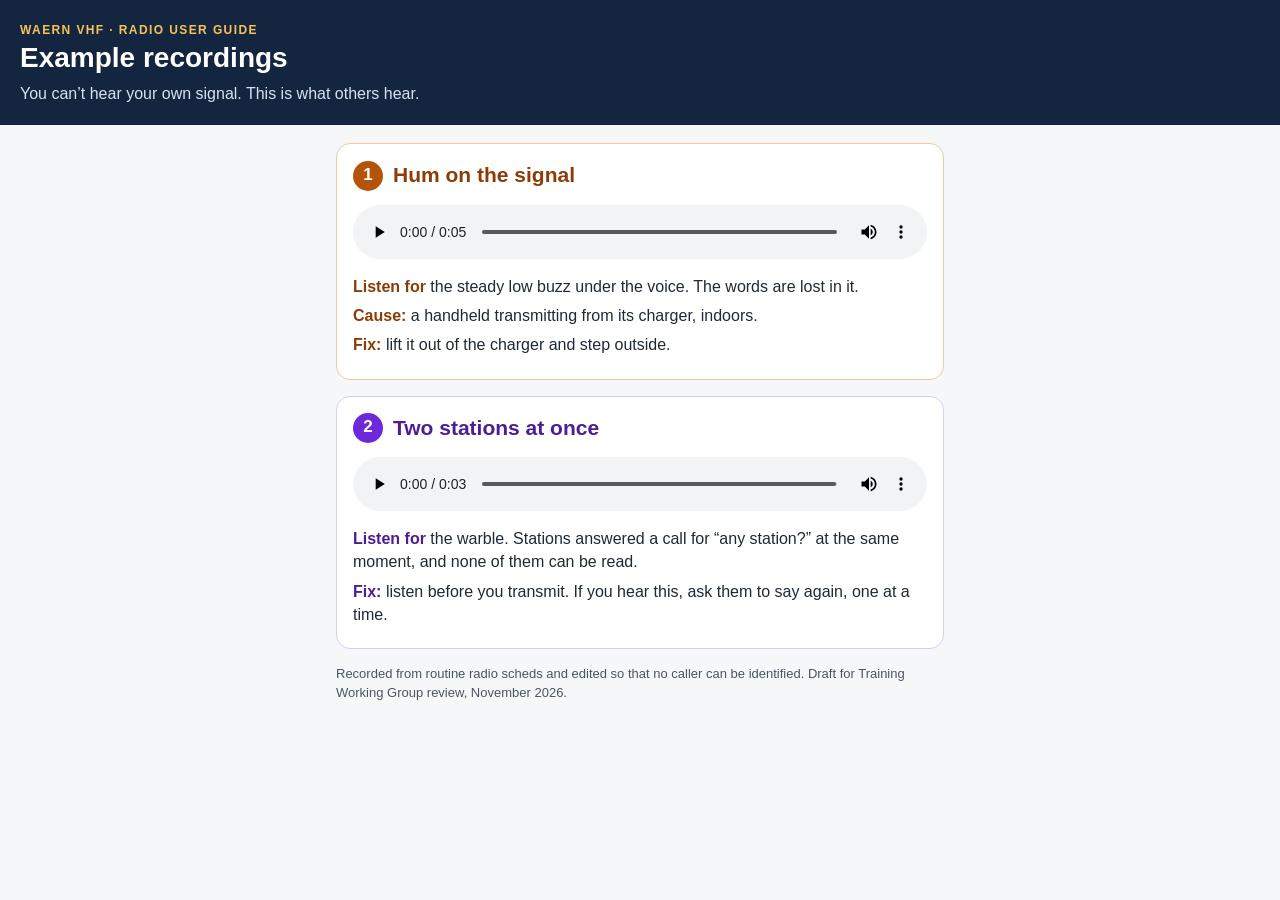
<file: index.html>
<!doctype html>
<html lang="en">
<head>
<meta charset="utf-8">
<meta name="viewport" content="width=device-width, initial-scale=1">
<meta name="robots" content="noindex">
<title>Radio User Guide · Example recordings</title>
<style>
  :root { --navy: #14263F; --ink: #1F2937; --muted: #4B5563; }
  * { box-sizing: border-box; }
  body { margin: 0; font-family: -apple-system, BlinkMacSystemFont, "Segoe UI", Roboto, Helvetica, Arial, sans-serif; color: var(--ink); background: #F6F7F9; line-height: 1.45; }
  header { background: var(--navy); color: #fff; padding: 22px 20px 20px; }
  header .kicker { margin: 0 0 4px; font-size: 12px; font-weight: 600; letter-spacing: 1.4px; text-transform: uppercase; color: #F6C35B; }
  header h1 { margin: 0; font-size: 28px; line-height: 1.1; }
  header p { margin: 8px 0 0; color: #D6E2F0; font-size: 16px; }
  main { max-width: 640px; margin: 0 auto; padding: 18px 16px 8px; display: grid; gap: 16px; }
  .clip { background: #fff; border-radius: 14px; padding: 16px; border: 1.5px solid var(--edge); }
  .clip h2 { margin: 0 0 10px; display: flex; align-items: center; gap: 10px; font-size: 21px; color: var(--title); }
  .num { width: 30px; height: 30px; flex-shrink: 0; border-radius: 50%; background: var(--accent); color: #fff; display: grid; place-items: center; font-size: 17px; }
  audio { width: 100%; margin: 4px 0 10px; }
  .clip p { margin: 0 0 6px; font-size: 16px; }
  .clip p b { color: var(--title); }
  .hum { --accent: #B45309; --title: #8A3D07; --edge: #F2C9A0; }
  .double { --accent: #6D28D9; --title: #4C1D95; --edge: #D8CCF5; }
  footer { max-width: 640px; margin: 0 auto; padding: 8px 16px 28px; font-size: 13px; color: var(--muted); }
</style>
</head>
<body>
<header>
  <p class="kicker">WAERN VHF · Radio User Guide</p>
  <h1>Example recordings</h1>
  <p>You can’t hear your own signal. This is what others hear.</p>
</header>
<main>
  <section class="clip hum">
    <h2><span class="num">1</span>Hum on the signal</h2>
    <audio controls preload="metadata" src="clips/hum.mp3"></audio>
    <p><b>Listen for</b> the steady low buzz under the voice. The words are lost in it.</p>
    <p><b>Cause:</b> a handheld transmitting from its charger, indoors.</p>
    <p><b>Fix:</b> lift it out of the charger and step outside.</p>
  </section>
  <section class="clip double">
    <h2><span class="num">2</span>Two stations at once</h2>
    <audio controls preload="metadata" src="clips/two-at-once.mp3"></audio>
    <p><b>Listen for</b> the warble. Stations answered a call for “any station?” at the same moment, and none of them can be read.</p>
    <p><b>Fix:</b> listen before you transmit. If you hear this, ask them to say again, one at a time.</p>
  </section>
</main>
<footer>
  Recorded from routine radio scheds and edited so that no caller can be identified. Draft for Training Working Group review, November 2026.
</footer>
</body>
</html>
</file>
